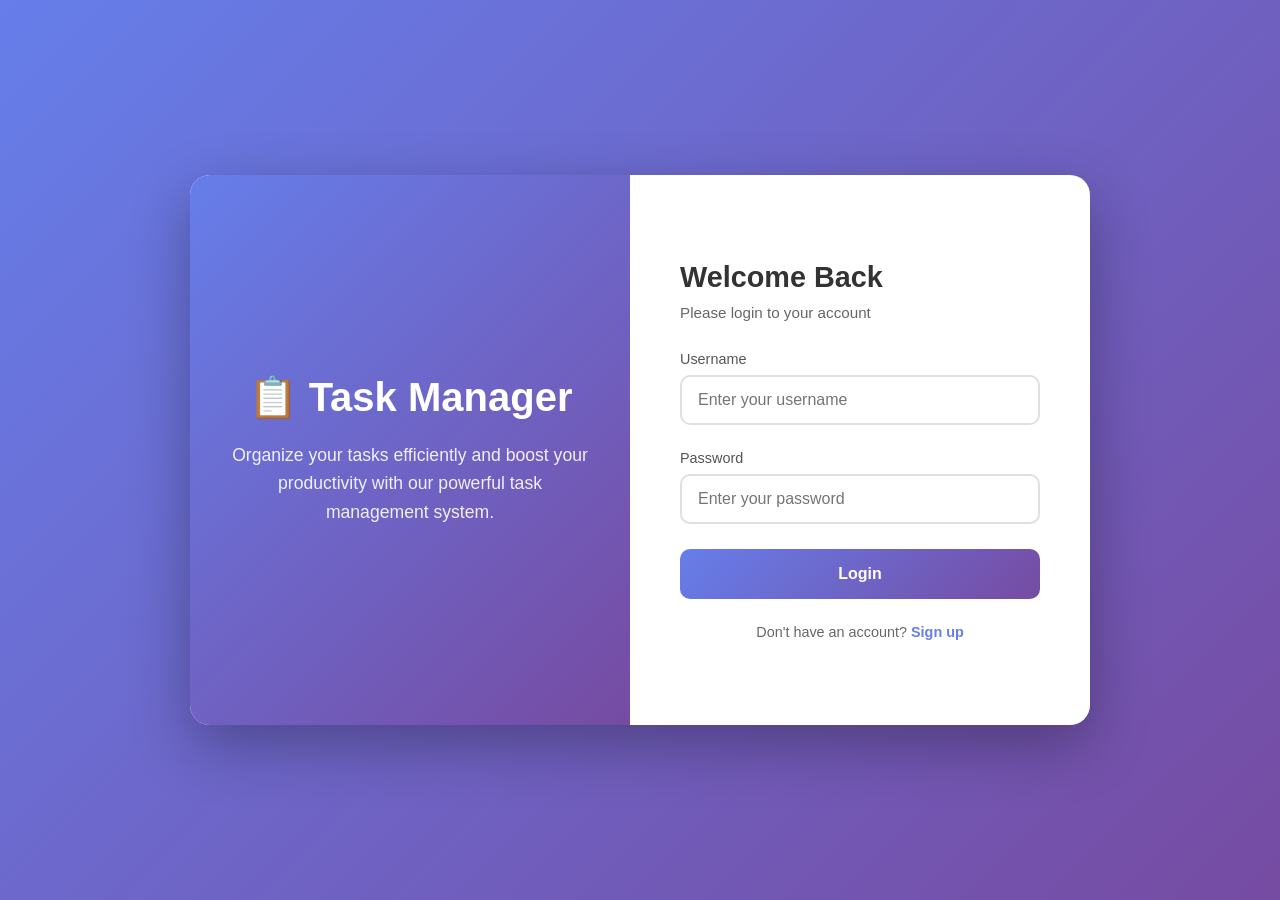
<file: templates/login.html>
<!DOCTYPE html>
<html lang="en">
<head>
<meta charset="UTF-8">
<meta name="viewport" content="width=device-width, initial-scale=1.0">
<title>Login - Task Manager</title>
<style>
        * { margin: 0; padding: 0; box-sizing: border-box; }
        body { font-family: 'Segoe UI', Tahoma, Geneva, Verdana, sans-serif; background: linear-gradient(135deg, #667eea 0%, #764ba2 100%); min-height: 100vh; display: flex; justify-content: center; align-items: center; padding: 20px; }
        .container { background: white; border-radius: 20px; box-shadow: 0 20px 60px rgba(0,0,0,0.3); overflow: hidden; width: 100%; max-width: 900px; display: flex; min-height: 550px; }
        .left-panel { flex: 1; background: linear-gradient(135deg, #667eea 0%, #764ba2 100%); padding: 60px 40px; color: white; display: flex; flex-direction: column; justify-content: center; align-items: center; text-align: center; }
        .left-panel h1 { font-size: 2.5rem; margin-bottom: 20px; font-weight: 700; }
        .left-panel p { font-size: 1.1rem; opacity: 0.9; line-height: 1.6; }
        .right-panel { flex: 1; padding: 60px 50px; display: flex; flex-direction: column; justify-content: center; }
        .form-container { width: 100%; }
        .form-title { font-size: 1.8rem; color: #333; margin-bottom: 10px; font-weight: 600; }
        .form-subtitle { color: #666; margin-bottom: 30px; font-size: 0.95rem; }
        .form-group { margin-bottom: 25px; }
        .form-group label { display: block; margin-bottom: 8px; color: #555; font-weight: 500; font-size: 0.9rem; }
        .form-group input { width: 100%; padding: 14px 16px; border: 2px solid #e0e0e0; border-radius: 10px; font-size: 1rem; transition: all 0.3s; outline: none; }
        .form-group input:focus { border-color: #667eea; box-shadow: 0 0 0 3px rgba(102,126,234,0.1); }
        .message { padding: 12px 16px; border-radius: 8px; margin-bottom: 20px; font-size: 0.9rem; display: none; }
        .error-message { background: #fee; color: #c33; }
        .success-message { background: #efe; color: #3c3; }
        .btn { width: 100%; padding: 16px; background: linear-gradient(135deg, #667eea 0%, #764ba2 100%); color: white; border: none; border-radius: 10px; font-size: 1rem; font-weight: 600; cursor: pointer; transition: all 0.3s; }
        .btn:hover { transform: translateY(-2px); box-shadow: 0 10px 25px rgba(102,126,234,0.3); }
        .btn:active { transform: translateY(0); }
        .btn:disabled { opacity: 0.6; cursor: not-allowed; transform: none; }
        .toggle-form { text-align: center; margin-top: 25px; color: #666; font-size: 0.9rem; }
        .toggle-form a { color: #667eea; text-decoration: none; font-weight: 600; cursor: pointer; }
        .toggle-form a:hover { text-decoration: underline; }
        .hidden { display: none; }
        @media (max-width: 768px) {
            .container { flex-direction: column; }
            .left-panel { padding: 40px 30px; }
            .left-panel h1 { font-size: 2rem; }
            .right-panel { padding: 40px 30px; }
        }

</style>
</head>
<body>
<div class="container">
    <div class="left-panel">
        <h1>📋 Task Manager</h1>
        <p>Organize your tasks efficiently and boost your productivity with our powerful task management system.</p>
    </div>

    <div class="right-panel">
        <!-- Login Form -->
        <div class="form-container" id="loginForm">
            <h2 class="form-title">Welcome Back</h2>
            <p class="form-subtitle">Please login to your account</p>
            
            <div class="message error-message" id="loginError"></div>
            
            <form id="loginFormElement">
                <div class="form-group">
                    <label for="loginUsername">Username</label>
                    <input type="text" id="loginUsername" required placeholder="Enter your username">
                </div>
                
                <div class="form-group">
                    <label for="loginPassword">Password</label>
                    <input type="password" id="loginPassword" required placeholder="Enter your password">
                </div>
                
                <button type="submit" class="btn" id="loginBtn">Login</button>
            </form>
            
            <div class="toggle-form">
                Don't have an account? <a id="showSignupLink">Sign up</a>
            </div>
        </div>

        <!-- Signup Form -->
        <div class="form-container hidden" id="signupForm">
            <h2 class="form-title">Create Account</h2>
            <p class="form-subtitle">Sign up to get started</p>
            
            <div class="message error-message" id="signupError"></div>
            <div class="message success-message" id="signupSuccess"></div>
            
            <form id="signupFormElement">
                <div class="form-group">
                    <label for="signupUsername">Username</label>
                    <input type="text" id="signupUsername" required placeholder="Choose a username">
                </div>
                
                <div class="form-group">
                    <label for="signupPassword">Password</label>
                    <input type="password" id="signupPassword" required placeholder="Create a password">
                </div>
                
                <button type="submit" class="btn" id="signupBtn">Sign Up</button>
            </form>
            
            <div class="toggle-form">
                Already have an account? <a id="showLoginLink">Login</a>
            </div>
        </div>
    </div>
</div>

<script>
const loginForm = document.getElementById('loginForm');
const signupForm = document.getElementById('signupForm');
const showSignupLink = document.getElementById('showSignupLink');
const showLoginLink = document.getElementById('showLoginLink');

showSignupLink.addEventListener('click', function() {
    loginForm.classList.add('hidden');
    signupForm.classList.remove('hidden');
    clearMessages();
});

showLoginLink.addEventListener('click', function() {
    signupForm.classList.add('hidden');
    loginForm.classList.remove('hidden');
    clearMessages();
});

function clearMessages() {
    document.getElementById('loginError').style.display = 'none';
    document.getElementById('signupError').style.display = 'none';
    document.getElementById('signupSuccess').style.display = 'none';
}

// Handle Login
document.getElementById('loginFormElement').addEventListener('submit', function(e) {
    e.preventDefault();
    
    const username = document.getElementById('loginUsername').value;
    const password = document.getElementById('loginPassword').value;
    const btn = document.getElementById('loginBtn');
    const errorDiv = document.getElementById('loginError');
    
    btn.disabled = true;
    btn.textContent = 'Logging in...';
    errorDiv.style.display = 'none';
    
    fetch('/api/login', {
        method: 'POST',
        headers: { 'Content-Type': 'application/json' },
        body: JSON.stringify({ username: username, password: password })
    })
    .then(response => response.json().then(data => ({status: response.status, data: data})))
    .then(result => {
        if (result.status === 200) {
            window.location.href = '/index';
        } else {
            errorDiv.textContent = result.data.message || 'Login failed';
            errorDiv.style.display = 'block';
            btn.disabled = false;
            btn.textContent = 'Login';
        }
    })
    .catch(error => {
        console.error('Error:', error);
        errorDiv.textContent = 'An error occurred. Please try again.';
        errorDiv.style.display = 'block';
        btn.disabled = false;
        btn.textContent = 'Login';
    });
});

// Handle Signup
document.getElementById('signupFormElement').addEventListener('submit', function(e) {
    e.preventDefault();
    
    const username = document.getElementById('signupUsername').value;
    const password = document.getElementById('signupPassword').value;
    const btn = document.getElementById('signupBtn');
    const errorDiv = document.getElementById('signupError');
    const successDiv = document.getElementById('signupSuccess');
    
    btn.disabled = true;
    btn.textContent = 'Creating Account...';
    errorDiv.style.display = 'none';
    successDiv.style.display = 'none';
    
    fetch('/api/signup', {
        method: 'POST',
        headers: { 'Content-Type': 'application/json' },
        body: JSON.stringify({ username: username, password: password })
    })
    .then(response => response.json().then(data => ({status: response.status, data: data})))
    .then(result => {
        if (result.status === 200) {
            successDiv.textContent = 'Account created successfully! Redirecting...';
            successDiv.style.display = 'block';
            setTimeout(() => {
                    signupForm.classList.add('hidden');
                    loginForm.classList.remove('hidden');
                    document.getElementById('loginUsername').value = username;
                }, 1500);

        } else {
            errorDiv.textContent = result.data.message || 'Signup failed';
            errorDiv.style.display = 'block';
            btn.disabled = false;
            btn.textContent = 'Sign Up';
        }
    })
    .catch(error => {
        console.error('Error:', error);
        errorDiv.textContent = 'An error occurred. Please try again.';
        errorDiv.style.display = 'block';
        btn.disabled = false;
        btn.textContent = 'Sign Up';
    });
});
</script>
</body>
</html>
</file>
